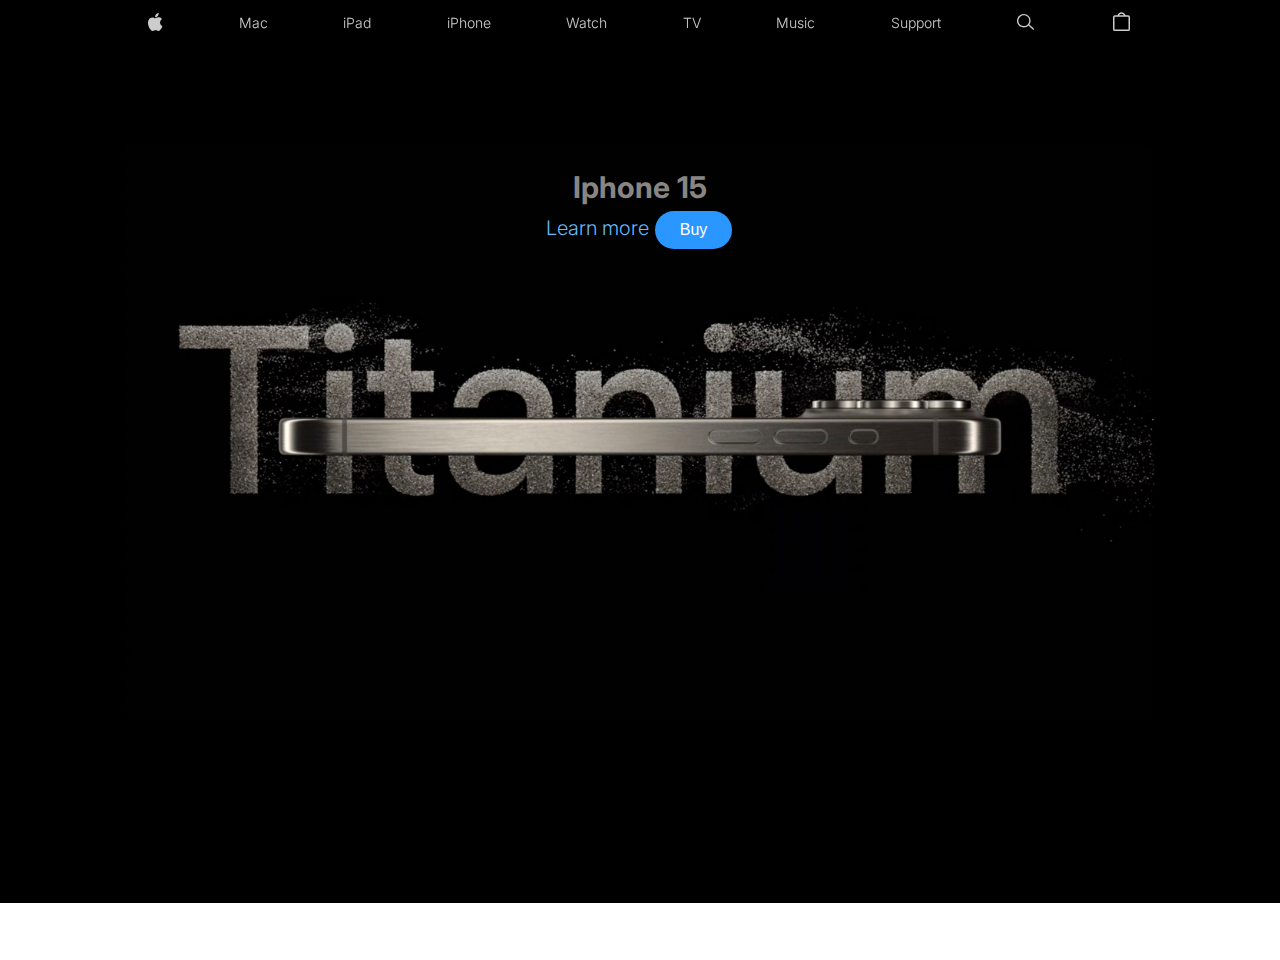
<file: Iphone Page/iphone.html.html>
<!DOCTYPE html>
<html lang="en">
<head>
    <meta charset="UTF-8">
    <meta http-equiv="X-UA-Compatible" content="IE=edge">
    <meta name="viewport" content="width=device-width, initial-scale=1.0">
    <title>Apple</title>
    <link rel="preconnect" href="https://fonts.gstatic.com">
    <link href="https://fonts.googleapis.com/css2?family=Inter:wght@300;400&display=swap" rel="stylesheet">
    <link rel="stylesheet" href="iphone.css.css">
    <link rel="icon" type="image/x-icon" href="images/apple-logo.svg">
</head>
<body>

    <header>
    <div class="nav-container">
        <nav>
            <ul class="mobile-nav">
                <li>
                    <div class="menu-icon-container">
                        <div class="menu-icon">
                            <span class="line-1"></span>
                            <span class="line-2"></span>
                        </div>
                    </div>
                </li>

                <li>
                    <a href="..//index.html" class="link-logo"></a>
                </li>

                <li>
                    <a href="" class="link-bag"></a>
                </li>
            </ul>

            <ul class="desktop-nav">
                <li>
                    <a href="../index.html" class="link-logo"></a>
                </li>
                <li>
                    <a href="../mac page/macpage.html.html">Mac</a>
                </li>
                <li>
                    <a href="https://www.apple.com/ipad-10.2/">iPad</a>
                </li>
                <li>
                    <a href="#">iPhone</a>
                </li>
                <li>
                    <a href="../watch page/watch.html.html">Watch</a>
                </li>
                <li>
                    <a href="https://www.apple.com/ph/tv-home/">TV</a>
                </li>
                <li>
                    <a href="../airpods page/airpods.html">Music</a>
                </li>
                <li>
                    <a href="https://support.apple.com/en-ph?cid=gn-ols-home-hp-tab">Support</a>
                </li>
                <li>
                    <a href="#" class="link-search"></a>
                </li>
                <li>
                    <a href="#" class="link-bag"></a>
                </li>
            </ul>
        </nav>

        <!-- End of navigation menu items -->

        <div class="search-container hide">
            <div class="link-search"></div>
            <div class="search-bar">
                <form action="">
                    <input type="text" placeholder="Search apple.com">
                </form>
            </div>
            <div class="link-close"></div>

            <div class="quick-links">
                <h2>Quick Links</h2>
                <ul>
                    <li>
                        <a href="#">Visiting an Apple Store FAQ</a>
                    </li>
                    <li>
                        <a href="#">Shop Apple Store Online</a>
                    </li>
                    <li>
                        <a href="#">Accessories</a>
                    </li>
                    <li>
                        <a href="#">AirPods</a>
                    </li>
                    <li>
                        <a href="#">AirTag</a>
                    </li>
                </ul>
            </div>
        </div>


        <div class="mobile-search-container">
            <div class="link-search"></div>
            <div class="search-bar">
                <form action="">
                    <input type="text" placeholder="Search apple.com">
                </form>
            </div>
            <span class="cancel-btn">Cancel</span>

            <div class="quick-links">
                <h2>Quick Links</h2>
                <ul>
                    <li>
                        <a href="#">Visiting an Apple Store FAQ</a>
                    </li>
                    <li>
                        <a href="#">Shop Apple Store Online</a>
                    </li>
                    <li>
                        <a href="#">Accessories</a>
                    </li>
                    <li>
                        <a href="#">AirPods</a>
                    </li>
                    <li>
                        <a href="#">AirTag</a>
                    </li>
                </ul>
            </div>
        </div>
        

    </div>


    <div class="overlay"></div>
    <script src="iphonejava.js"></script>

    <section class="hero iphone15">
        <h1 class="heading">Iphone 15</h1>
        
        <div class="cta">
            <a href="https://www.apple.com/ph/iphone-15-pro/" class="cta-link" style="text-decoration:none; text-align: center;">Learn more</a>
            <button href="https://www.apple.com/ph/iphone-15-pro/" class="buynow" style="text-decoration:none; text-align: center;">Buy</button>
        </div>
        
    </section>


    
    
</section>
</header>
</file>
<file: Iphone Page/iphone.css.css>
*,
*::after,
*::before {
    margin: 0;
    padding: 0;
    box-sizing: border-box;
}

body {
    font-family: "Inter", sans-serif;
    font-weight: 300;
    overflow-y: hidden;
    overflow-x: hidden;
}

/* Desktop Nav */

.nav-container {
    background: rgba(0, 0, 0, 0.8);
    height: 44px;
    z-index: 300;
    position: fixed;
    left: 0;
    top: 0;
    right: 0;
}

.nav-container nav {
    width: 1000px;
    margin: 0 auto;
    padding: 0 8px;
    height: 100%;
}

nav .desktop-nav {
    display: flex;
    justify-content: space-between;
    align-items: center;
    list-style: none;
}

nav .desktop-nav li a {
    color: #fff;
    text-decoration: none;
    font-size: 14px;
    opacity: 0.8;
    transition: opacity 400ms;
}

nav .desktop-nav li a:hover {
    opacity: 1;
}

.link-logo {
    background: url('images/apple-logo.svg');
    display: block;
    background-position: center;
    height: 44px;
    width: 15px;
    background-repeat: no-repeat;
}

.link-search {
    background: url('images/search-icon.svg');
    display: block;
    background-position: center;
    background-size: 18px;
    height: 44px;
    width: 20px;
    background-repeat: no-repeat;
}

.link-bag {
    background: url('images/bag-icon.svg');
    display: block;
    background-position: center;
    background-size: 17px;
    height: 44px;
    width: 20px;
    background-repeat: no-repeat;
}

.link-close {
    background: url('images/close-icon.svg');
    display: block;
    background-position: center;
    background-size: 17px;
    height: 44px;
    width: 20px;
    background-repeat: no-repeat;
}

/* Search Container */

.search-container.hide {
    opacity: 0;
    pointer-events: none;
}

.search-container {
    width: 60%;
    margin: 0 auto;
    padding: 0 42px;
    position: fixed;
    top: 0;
    left: 0;
    right: 0;
    z-index: 200;
}

.search-container .link-search {
    position: absolute;
    left: 12px;
    opacity: 0.5;
}

.search-container .link-close {
    position: absolute;
    top: 0;
    right: 12px;
    opacity: 0.5;
    cursor: pointer;
    transition: all 400ms;
}

.search-container .link-close:hover {
    opacity: 0.7;
}

.search-container form {
    width: 100%;
    margin: 0 auto;
}

.search-container form input {
    width: 100%;
    height: 44px;
    border: 0;
    outline: none;
    background: transparent;
    color: #fff;
    font-family: "Inter", sans-serif;
    font-size: 17px;
}

/* Overlay */

.overlay.show {
    position: fixed;
    background: rgba(0, 0, 0, 0.48);
    width: 100%;
    height: 100vh;
    left: 0;
    top: 0;
    z-index: 100;
}

/* Quick Links */

.search-container .quick-links {
    background: #fff;
    position: absolute;
    left: 0;
    right: 0;
    padding: 16px 8px;
    border-radius: 0 0 16px 16px;
}

.search-container .quick-links h2 {
    text-transform: uppercase;
    font-size: 12px;
    color: #6e6e73;
    margin: 0 32px;
    margin-top: 10px;
}

.search-container .quick-links ul {
    list-style: none;
    margin-top: 12px;
}

.search-container .quick-links ul li a {
    display: inline-block;
    width: 100%;
    padding: 8px 50px;
    font-size: 14px;
    color: #1d1d1f;
    text-decoration: none;
    font-weight: 400;
}

.search-container .quick-links ul li a:hover {
    background: #f5f5f5;
    color: #2997ff;
}

/* Desktop Nav Animation */

.desktop-nav li {
    transition: all 400ms ease;
}

.desktop-nav.hide li {
    opacity: 0;
    transform: scale(0.8);
    pointer-events: none;
}

/* Overlay Animation */

.overlay {
    transition: all 400ms ease;
}

/* Navigation Menu Items Transition Delay */

.desktop-nav li:nth-of-type(1),
.desktop-nav.hide li:nth-of-type(10) {
    transition-delay: 0ms;
}

.desktop-nav li:nth-of-type(2),
.desktop-nav.hide li:nth-of-type(9) {
    transition-delay: 30ms;
}

.desktop-nav li:nth-of-type(3),
.desktop-nav.hide li:nth-of-type(8) {
    transition-delay: 60ms;
}

.desktop-nav li:nth-of-type(4),
.desktop-nav.hide li:nth-of-type(7) {
    transition-delay: 90ms;
}

.desktop-nav li:nth-of-type(5),
.desktop-nav.hide li:nth-of-type(6) {
    transition-delay: 120ms;
}

.desktop-nav li:nth-of-type(6),
.desktop-nav.hide li:nth-of-type(5) {
    transition-delay: 150ms;
}

.desktop-nav li:nth-of-type(7),
.desktop-nav.hide li:nth-of-type(4) {
    transition-delay: 180ms;
}

.desktop-nav li:nth-of-type(8),
.desktop-nav.hide li:nth-of-type(3) {
    transition-delay: 210ms;
}

.desktop-nav li:nth-of-type(9),
.desktop-nav.hide li:nth-of-type(2) {
    transition-delay: 240ms;
}

.desktop-nav li:nth-of-type(10),
.desktop-nav.hide li:nth-of-type(1) {
    transition-delay: 270ms;
}

/* Search Container Animation */

.search-container form,
.search-container .link-search {
    opacity: 1;
    transform: translateX(0);
    transition: all 400ms ease;
    transition-delay: 300ms;
}

.search-container.hide form,
.search-container.hide .link-search {
    opacity: 0;
    transform: translateX(50px);
}

.search-container .link-search {
    opacity: 0.6;
}

.search-container.hide .link-close {
    opacity: 0;
}

.search-container .link-close {
    opacity: 0.5;
    transition: all 400ms ease;
    transition-delay: 400ms;
}

.search-container.hide .quick-links h2 {
    opacity: 0;
    transform: translateX(50px);
}

.search-container .quick-links h2 {
    opacity: 1;
    transform: translateX(0);
    transition: all 400ms ease;
    transition-delay: 100ms;
}

.search-container.hide .quick-links ul li {
    transform: translateX(60px);
    opacity: 0;
}

.search-container .quick-links ul li {
    opacity: 1;
    transform: translateX(0);
    transition: all 400ms ease;
}

.search-container .quick-links ul li:nth-of-type(1) {
    transition-delay: 120ms;
} 

.search-container .quick-links ul li:nth-of-type(2) {
    transition-delay: 140ms;
} 

.search-container .quick-links ul li:nth-of-type(3) {
    transition-delay: 160ms;
} 

.search-container .quick-links ul li:nth-of-type(4) {
    transition-delay: 180ms;
} 

.search-container .quick-links ul li:nth-of-type(5) {
    transition-delay: 200ms;
} 


/* Hidden Items */

.mobile-nav,
.mobile-search-container {
    display: none;
}


/* Media Queries */

@media (max-width: 1100px) {
    .nav-container nav {
        width: 100%;
        padding: 0 32px;
    }
}

@media (max-width: 768px) {
    .nav-container .desktop-nav {
        flex-direction: column;
        position: fixed;
        top: 0;
        left: 0;
        width: 100%;
        height: 0vh;
        background: #000;
        justify-content: start;
        overflow: hidden;
        z-index: -1;
        transition: all 1000ms ease;
    }

    .nav-container.active .desktop-nav {
        height: 100vh;
    }

    .nav-container .desktop-nav li {
        width: 100%;
        padding: 0 32px;
    }

    .nav-container .desktop-nav li:first-child {
        margin-top: 120px;
    }

    .nav-container .desktop-nav .link-logo,
    .nav-container .desktop-nav .link-search,
    .nav-container .desktop-nav .link-bag {
        display: none;
    }

    .nav-container .desktop-nav li a {
        padding: 16px 0;
        display: inline-block;
        border-bottom: 1px solid #616161;
        width: 100%;
        font-size: 17px;
        transform: translateY(-80px);
        opacity: 0;
        transition: all 700ms ease;
    }

    .nav-container.active .desktop-nav li a {
        transform: translateY(0);
        opacity: 1;
    }

    /* Mobile Nav */

    nav .mobile-nav {
        display: flex;
        width: 100%;
        justify-content: space-between;
        list-style: none;
    }

    nav .menu-icon-container {
        width: 20px;
        height: 44px;
        display: flex;
        align-items: center;
        cursor: pointer;
    }

    nav .menu-icon {
        position: relative;
        width: 100%;
    }

    nav .menu-icon .line-1,
    nav .menu-icon .line-2 {
        position: absolute;
        height: 1px;
        width: 100%;
        background: #fff;
        transition-property: transform, top;
        transition-delay: 0ms, 160ms;
        transition-duration: 200ms;
    }

    nav .menu-icon .line-1 {
        top: -4px;
    }

    nav .menu-icon .line-2 {
        top: 4px;
    }

    .nav-container.active nav .menu-icon-container .menu-icon .line-1 {
        top: 0;
        transform: rotateZ(45deg);
        transition-property: top, transform;
        transition-delay: 0ms, 160ms;
        transition-duration: 200ms;
    }

    .nav-container.active nav .menu-icon-container .menu-icon .line-2 {
        top: 0;
        transform: rotateZ(-45deg);
        transition-property: top, transform;
        transition-delay: 0ms, 160ms;
        transition-duration: 200ms;
    }

    /* Bag Icon Animation */

    .nav-container.active .mobile-nav .link-bag {
        transform: translateY(8px);
        opacity: 0;
        pointer-events: none;
    }

    .nav-container .mobile-nav .link-bag {
        transition: all 1000ms ease;
    }



    /* Search Box */

    .mobile-search-container input {
        width: 100%;
        padding: 12px 36px;
        font-family: "Inter", sans-serif;
        font-size: 17px;
        background: #1b1b1b;
        border: 0;
        color: #fff;
        border-radius: 8px;
        outline: none;
    }

    .mobile-search-container {
        position: relative;
        padding: 0 16px;
        margin-top: -30px;
        border-bottom: 1px solid #616161;
        display: flex;
        padding-bottom: 16px;
        align-items: center;
        transform: rotateX(90deg);
        opacity: 0;
        transition: all 600ms ease;
    }

    .nav-container.active .mobile-search-container {
        transform: rotateX(0deg);
        margin-top: 10px;
        opacity: 1;
    }

    .mobile-search-container .link-search {
        position: absolute;
        left: 24px;
        opacity: .5;
        background-size: 15px;
    }

    /* Nav Move Up */

    .nav-container nav.move-up {
        margin-top: -40px;
    }

    /* Cancel Button */

    .mobile-search-container .cancel-btn {
        color: #2997ff;
        font-size: 17px;
        font-weight: 400;
        cursor: pointer;
        width: 0px;
        overflow: hidden;
        transition: all 400ms ease;
    }

    .mobile-search-container .search-bar.active + .cancel-btn {
        padding: 0 16px;
        width: 74px;
    }

    .mobile-search-container .search-bar {
        flex: 1;
    }

    /* Desktop Nav Move Down */

    nav .desktop-nav.move-down li:first-child {
        margin-top: 150px;
    }

    nav .desktop-nav.move-down li {
        opacity: 0;
        pointer-events: none;
    }

    
    /* Quick Links */

    .mobile-search-container .search-bar.active ~ .quick-links {
        top: 80px;
        opacity: 1;
        pointer-events: auto;
        transition-delay: 40ms;
    }

    .mobile-search-container .quick-links {
        position: absolute;
        left: 0;
        right: 0;
        padding: 0 32px;
        opacity: 0;
        pointer-events: none;
        top: 10px;
        transition: all 400ms ease;
    }

    .mobile-search-container .quick-links ul {
        list-style: none;
    }

    .mobile-search-container .quick-links h2 {
        color: #86868b;
        font-size: 12px;
        text-transform: uppercase;
        font-weight: 400;
    }

    .mobile-search-container .quick-links ul li a {
        padding: 16px 0;
        display: inline-block;
        text-decoration: none;
        color: #fff;
        font-size: 14px;
        font-weight: 400;
        border-bottom: 1px solid #616161;
        width: 100%;
    }

    .mobile-search-container .quick-links ul li a:hover {
        color: #2997ff;
    }

    /* Nav Animation */

    .nav-container nav {
        transition: all 400ms ease;
    }
}


input,
div,
span,
a {
    -webkit-tap-highlight-color: rgba(0, 0, 0, 0);
}

.iphone15 {
    height: 60rem;
    background: url("images/iphone\ 15\ pro\ titanium\ small.jpg");
}

.hero {
    margin-top: -3rem;
    background-size: auto 60rem;
    background-position: center;
    background-color: #000;
    background-repeat: no-repeat;
    border-top: .6rem solid #fff;
    border-bottom: .6rem solid #fff;
    overflow: hidden;
}

.heading {
    justify-content: center;
    text-align: center;
    margin-top: 13rem;
    color: #878684;
    font-size: 30px;
}

.cta-link {
    color: #66bbff;
    font-size: 20px;
}

.cta-link:hover {
    border-bottom: 2px solid #66bbff;
}

.cta {
    text-align: center;
    margin-top: .1rem;
}

.buynow {
    background-color: #2997ff;
  border: none;
  color: white;
  padding: 10px 25px;
  text-align: center;
  text-decoration: none;
  display: inline-block;
  font-size: 16px;
  margin: 4px 2px;
  border-radius: 30px;
}

.buynow:hover {
    color: orange;
    cursor: pointer;
}
</file>
